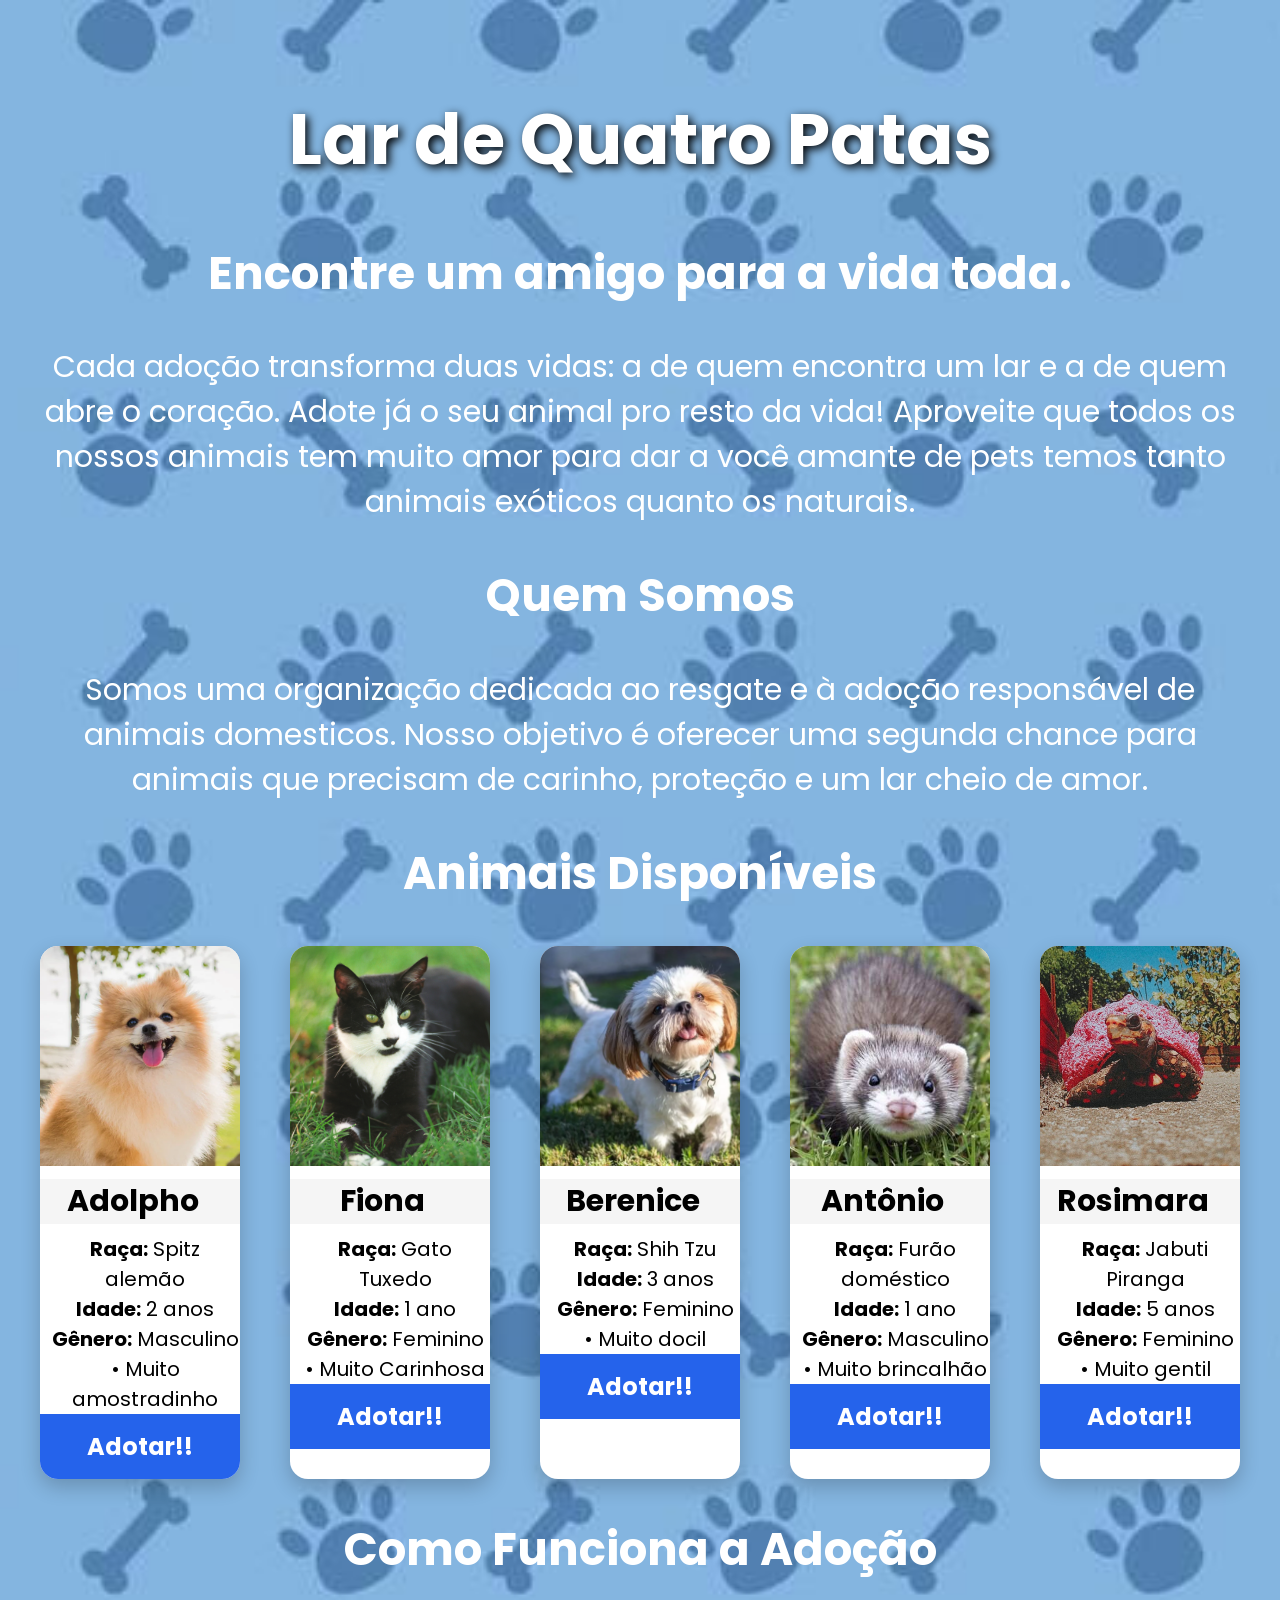
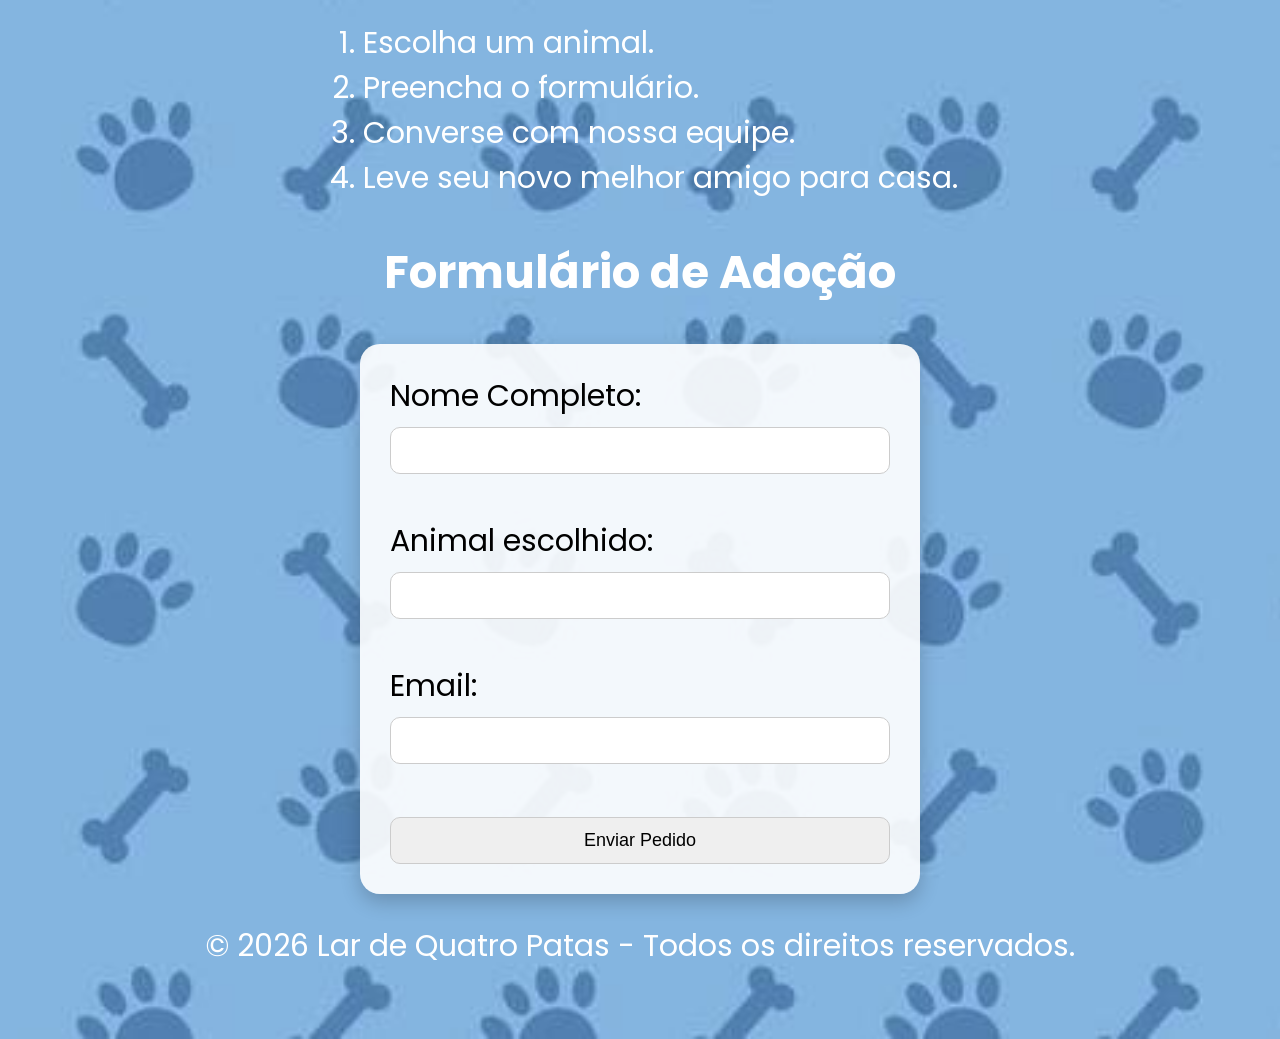
<file: index.html>
<!DOCTYPE html>
<html lang="pt-BR">

<head>
    <meta charset="UTF-8">
    <meta name="viewport" content="width=device-width, initial-scale=1.0">
    <title>Lar de Quatro Patas</title>
    <link href="https://fonts.googleapis.com/css2?family=Poppins:wght@400;700&display=swap" rel="stylesheet">
    <link rel="stylesheet" href="style.css">
</head>

<body>
    <h1>Lar de Quatro Patas</h1>
    <h2>Encontre um amigo para a vida toda.</h2>

    <p>
        Cada adoção transforma duas vidas: a de quem encontra um lar e a de quem abre o coração. Adote já o seu animal pro resto da vida! Aproveite que todos os nossos animais tem muito amor para dar a você amante de pets temos tanto animais exóticos quanto os naturais.
    </p>

    <section>
        <h2>Quem Somos</h2>

        <p>
            Somos uma organização dedicada ao resgate e à adoção responsável de animais domesticos.
            Nosso objetivo é oferecer uma segunda chance para animais que precisam de carinho,
            proteção e um lar cheio de amor.
        </p>
    </section>

    <section>
        <h2>Animais Disponíveis</h2>
        <div class="cards">
            <div class="card">
                <img src="alemao.png" alt="Cachorro" class="card-img">
                <h3 class="card-name">Adolpho</h3>
                <p class="card-description"><strong>Raça:</strong> Spitz alemão <br><strong>Idade:</strong> 2 anos
                    <br><strong>Gênero:</strong> Masculino<br> • Muito amostradinho
                </p>
                <a href="#" class="card-button" onclick="escolherAnimal('Adolpho')">Adotar!!</a>
            </div>
            <div class="card">
                <img src="frajola.png " alt="Gato" class="card-img">
                <h3 class="card-name">Fiona</h3>
                <p class="card-description"><strong>Raça:</strong> Gato Tuxedo <br> <strong>Idade:</strong> 1 ano
                    <br><strong>Gênero:</strong> Feminino<br> • Muito Carinhosa
                </p>
                <a href="#" class="card-button" onclick="escolherAnimal('Fiona')">Adotar!!</a>
            </div>
            <div class="card">
                <img src="peludo.png" alt="Cachorro" class="card-img">
                <h3 class="card-name">Berenice</h3>
                <p class="card-description"><strong>Raça:</strong> Shih Tzu <br> <strong>Idade:</strong> 3 anos
                    <br><strong>Gênero:</strong> Feminino<br> • Muito docil
                </p>
                <a href="#" class="card-button" onclick="escolherAnimal('Berenice')">Adotar!!</a>
            </div>
            <div class="card">
                <img src="furão.jpg" alt="Cachorro" class="card-img">
                <h3 class="card-name">Antônio</h3>
                <p class="card-description"><strong>Raça:</strong> Furão doméstico <br> <strong>Idade:</strong> 1 ano
                    <br><strong>Gênero:</strong> Masculino<br> • Muito brincalhão
                </p>
                <a href="#" class="card-button" onclick="escolherAnimal('Antônio')">Adotar!!</a>
            </div>
            <div class="card">
                <img src="rosimara.jpg" alt="Cachorro" class="card-img">
                <h3 class="card-name">Rosimara</h3>
                <p class="card-description"><strong>Raça:</strong> Jabuti Piranga <br> <strong>Idade:</strong> 5 anos
                    <br><strong>Gênero:</strong> Feminino<br> • Muito gentil
                </p>
                <a href="#" class="card-button" onclick="escolherAnimal('Rosimara')">Adotar!!</a>
            </div>
        </div>
    </section>

    <section>
        <h2>Como Funciona a Adoção</h2>

        <ol>
            <li>Escolha um animal.</li>
            <li>Preencha o formulário.</li>
            <li>Converse com nossa equipe.</li>
            <li>Leve seu novo melhor amigo para casa.</li>
        </ol>
    </section>

    <h2>Formulário de Adoção</h2>

    <form>
        <label for="nome">Nome Completo:</label><br>
        <input type="text" id="nome" required>

        <br><br>

        <label for="animal">Animal escolhido:</label><br>
        <input type="text" id="animal" readonly>

        <br><br>

        <label for="email">Email:</label><br>
        <input type="email" id="email" required>
        <br><br>

        <input type="submit" value="Enviar Pedido">
    </form>



    <footer>
        <p>© 2026 Lar de Quatro Patas - Todos os direitos reservados.</p>
    </footer>
    <script>
        function escolherAnimal(nome) {
            document.getElementById("animal").value = nome;
        }
    </script>

</body>

</html>
</file>
<file: style.css>
body {
    margin: 20px;
    padding: 20px;
    background: #f4f6f9;
    color: white;
    font-family: 'Poppins', sans-serif;
    font-size: 30px;
    background-image: url(tela-de-fundo2.avif);
    background-position: center;
    background-size: cover;
    background-repeat: no-repeat;

}

p {
    text-align: center;
}

.card {
    width: 300px;
    border-radius: 18px;
    overflow: hidden;
    background: white;
    box-shadow: 0 8px 20px rgba(0, 0, 0, .2);
    transition: 0.3s;
}

.card-img {
    width: 100%;
    height: 220px;
    object-fit: cover;
}

.cards {
    margin-top: 30px;
    display: flex;
    justify-content: center;
    gap: 50px;
    color: black;
}

.card-name {
    padding-right: 15px;
    background-color: whitesmoke;
    font-size: 30px;
    text-align: center;
    margin: 0;
    color: black
}

.card-description {
    margin: 0;
    padding-top: 10px;
    padding-left: 10px;
    font-size: 20px;
    color: black
}

.card-button {
    display: block;
    text-align: center;
    padding: 15px;
    background-color: #2563eb;
    color: white;
    text-decoration: none;
    font-size: 24px;
    font-weight: bold;
    transition: 0.3s;
}

.card:hover {
    transform: translateY(-8px);
    box-shadow: 0 15px 35px rgba(0, 0, 0, .3);
}

h1 {
    font-size: 70px;
    text-align: center;
    text-shadow: 3px 3px 10px black;
}

h2 {
    text-align: center;

}

ol {
    width: fit-content;
    margin: 0 auto;
}

.card-button:hover {
    background-color: #1d4ed8;
}

form {
    background-color: rgba(255, 255, 255, 0.9);
    color: black;
    width: 500px;
    margin: 30px auto;
    padding: 30px;
    border-radius: 20px;
    box-shadow: 0 8px 20px rgba(0, 0, 0, .2);
}

input {
    width: 100%;
    padding: 12px;
    margin-top: 8px;
    border-radius: 10px;
    border: 1px solid #ccc;
    box-sizing: border-box;
    font-size: 18px;
}
@media (max-width: 768px) {

    body {
        margin: 10px;
        padding: 10px;
        font-size: 20px;
    }

    h1 {
        font-size: 45px;
    }

    h2 {
        font-size: 30px;
    }

    .cards {
        flex-direction: column;
        align-items: center;
        gap: 30px;
    }

    .card {
        width: 90%;
        max-width: 300px;
    }

    form {
        width: 90%;
        padding: 20px;
    }

    input {
        font-size: 16px;
    }

}
</file>
